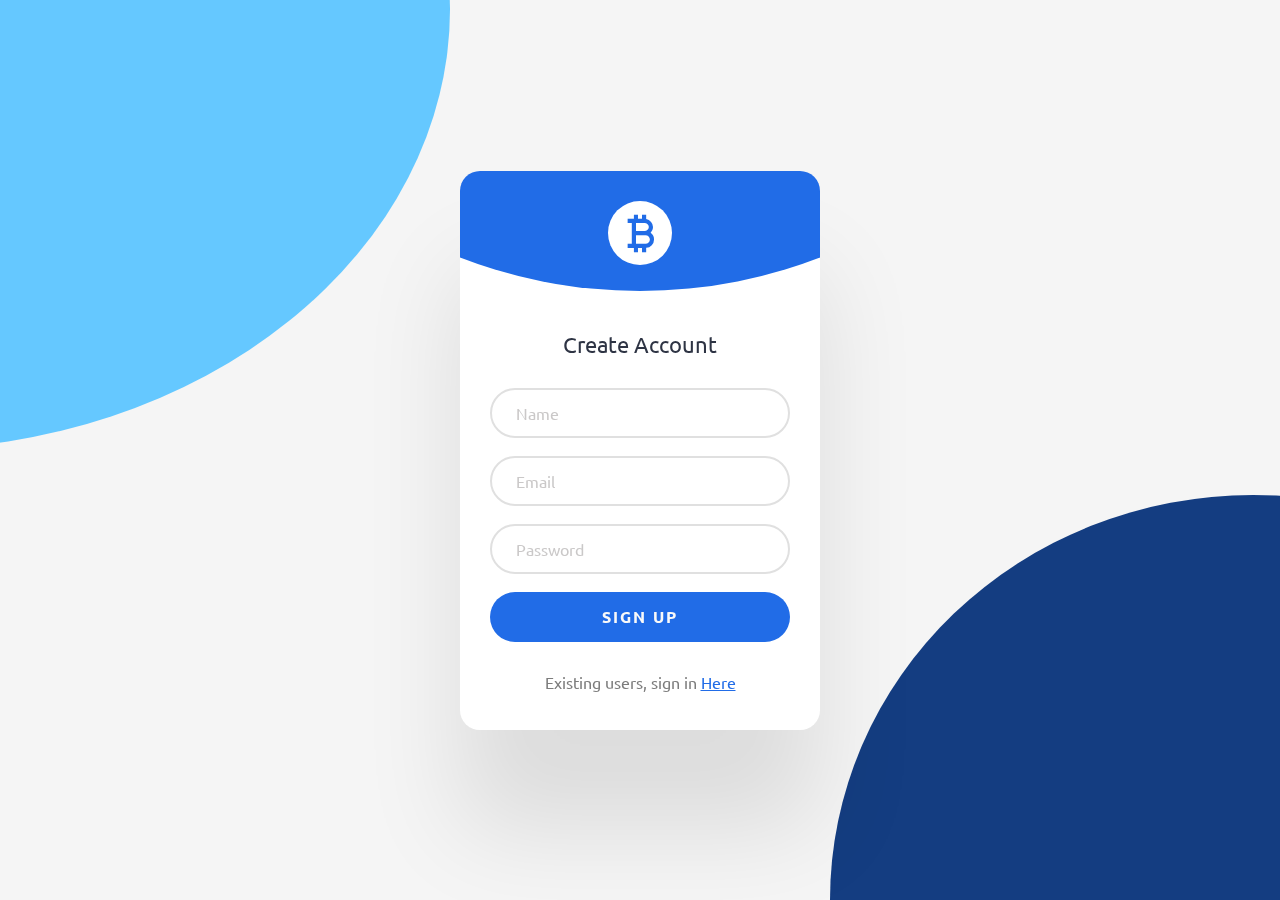
<file: SignUp/index.html>
<!DOCTYPE html>
<html lang="en">
<head>
    <meta charset="UTF-8">
    <meta http-equiv="X-UA-Compatible" content="IE=edge">
    <meta name="viewport" content="width=device-width, initial-scale=1.0">
    <link href='https://unpkg.com/boxicons@2.1.4/css/boxicons.min.css' rel='stylesheet'>
    <link rel="stylesheet" href="style.css">
    <title>SignUp | MşkProg</title>
</head>
<body>
    
    <div class="circle"></div>
    <div class="card">
        <div class="logo">
            <i class='bx bx-bitcoin'></i>
        </div>
        <h2>Create Account</h2>
        <form class="form">
            <input type="text" placeholder="Name">
            <input type="email" placeholder="Email">
            <input type="password" placeholder="Password">
            <button type="submit">SIGN UP</button>
        </form>
        <footer>
            Existing users, sign in
            <a href="#">Here</a>
        </footer>
    </div>
</body>
</html>
</file>
<file: SignUp/style.css>
@import url('https://fonts.googleapis.com/css2?family=Ubuntu:wght@300;400;500;700&display=swap');

*{
    box-sizing: border-box;
}
html{
    height: 100%;
}

body{
    height: 100%;
    display: grid;
    place-items: center;
    margin: 0;
    padding: 0 32px;
    background: #f5f5f5;
    font-family: "Ubuntu";
    animation: rotate 6s infinite alternate linear;
}

.circle{
    position: fixed;
    top: -50vmin;
    left: -50vmin;
    width: 100vmin;
    height: 100vmin;
    border-radius: 47% 53% 61% 39% / 45% 51% 49% 55%;
    background: #65c8ff;
}

.circle::after{
    content: "";
    position: inherit;
    right: -50vmin;
    bottom: -55vmin;
    width: inherit;
    height: inherit;
    border-radius: inherit;
    background: #143d81;
}

.card{
    overflow: hidden;
    position: relative;
    z-index: 3;
    width: 100%;
    margin: 0 20px;
    padding: 160px 30px 38px;
    border-radius: 1.25rem;
    background: #fff;
    text-align: center;
    box-shadow: 0 100px 100px rgb(0 0 0 / 10%);
}

.card::before{
    content: "";
    position: absolute;
    background: #216ce7;
    top: -880px;
    left: 50%;
    width: 1000px;
    height: 1000px;
    border-radius: 50%;
    translate: -50% 0;
}


.card .logo{
    position: absolute;
    display: flex;
    align-items: center;
    justify-content: center;
    border-radius: 50%;
    background-color: #fff;
    height: 64px;
    width: 64px;
    top: 30px;
    left: 50%;
    translate: -50% 0;
}

.card .logo i{
    font-size: 50px;
    color: #216ce7;
    font-weight: 500;
}


.card>h2{
    font-size: 22px;
    font-weight: 400;
    margin: 0 0 30px;
    color: #2e3444;
}

.form{
    margin: 0 0 30px;
    display: grid;
    gap: 18px;
}

.form>input, .form>button{
    width: 100%;
    height: 50px;
    border-radius: 28px;
}

.form>input{
    border: 2px solid #e0e0e0;
    font-family: inherit;
    font-size: 16px;
    padding: 0 24px;
    color: #11274c;
    transition: all 0.375s;
}

.form>input::placeholder{
    color: #cac8c8;
}

.form>button{
    cursor: pointer;
    width: 100%;
    height: 50px;
    padding: 0 16px;
    background: #216ce7;
    color: #f9f9f9;
    border: 0;
    font-family: inherit;
    font-size: 1rem;
    font-weight: 600;
    text-align: center;
    letter-spacing: 2px;
    transition: all 0.375s;
}

.form>button:hover{
    color: #fff;
    background: #143d81;
}

.card>footer{
    color: #7c7c7c;
}

.card>footer>a{
    color: #216ce7;
    transition: all 0.375s;
}

.card>footer>a:hover{
    counter-reset: #143d81;
}

@media (width >=500px) {
    body{
        padding: 0;
    }

    .card{
        margin: 0;
        width: 360px;
    }
}
</file>
